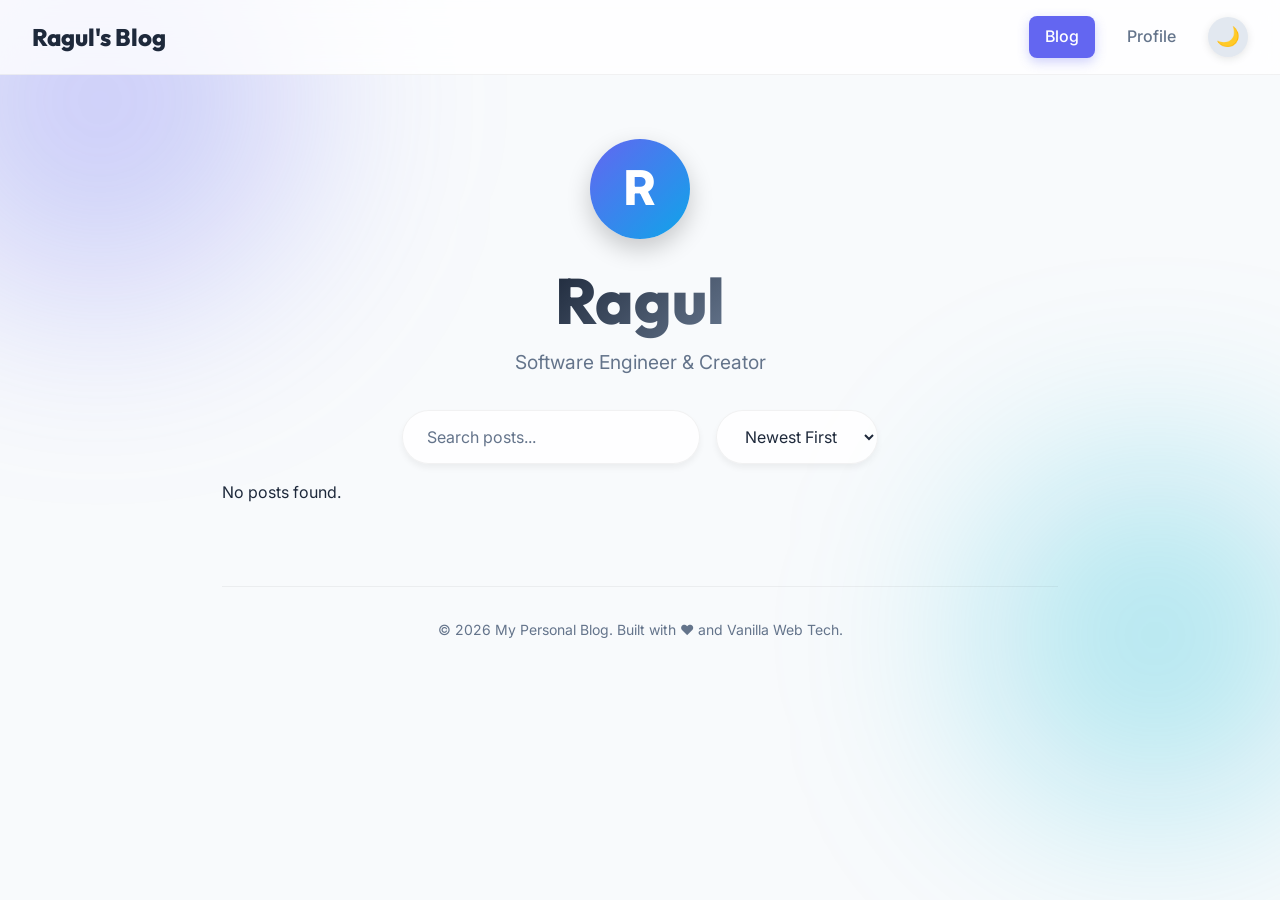
<file: index.html>
<!DOCTYPE html>
<html lang="en">
<head>
    <meta charset="UTF-8">
    <meta name="viewport" content="width=device-width, initial-scale=1.0">
    <title>My Personal Blog</title>
    <meta name="description" content="A personal blog containing my thoughts and tutorials.">
    <!-- Google Fonts for modern typography -->
    <link href="https://fonts.googleapis.com/css2?family=Outfit:wght@300;400;600;800&family=Inter:wght@400;500;700&display=swap" rel="stylesheet">
    <link rel="stylesheet" href="style.css">
</head>
<body>
    <!-- Top Navbar -->
    <nav class="top-navbar">
        <a href="index.html" class="navbar-brand">Ragul's Blog</a>
        <div class="navbar-links">
            <a href="index.html" class="nav-link active">Blog</a>
            <a href="profile.html" class="nav-link">Profile</a>
            <button id="theme-toggle" class="theme-toggle" aria-label="Toggle Theme">
                <span id="theme-icon">🌙</span>
            </button>
        </div>
    </nav>
    
    <!-- Abstract Background Elements -->
    <div class="bg-shape shape-1"></div>
    <div class="bg-shape shape-2"></div>

    <div class="container">
        <header class="hero-profile">
            <div class="hero-avatar">R</div>
            <h1 class="glow-text">Ragul</h1>
            <p class="subtitle">Software Engineer & Creator</p>
            <div class="controls-container">
                <input type="text" id="search-input" placeholder="Search posts..." aria-label="Search posts">
                <select id="sort-select" aria-label="Sort posts">
                    <option value="newest">Newest First</option>
                    <option value="oldest">Oldest First</option>
                </select>
            </div>
        </header>
        
        <main>
            <div id="posts-container" class="posts-grid">
                <!-- Posts will be injected here by script.js -->
                <div class="loader">Loading posts...</div>
            </div>
        </main>

        <footer>
            <p>&copy; <span id="year"></span> My Personal Blog. Built with ❤️ and Vanilla Web Tech.</p>
        </footer>
    </div>

    <script src="script.js"></script>
</body>
</html>
</file>
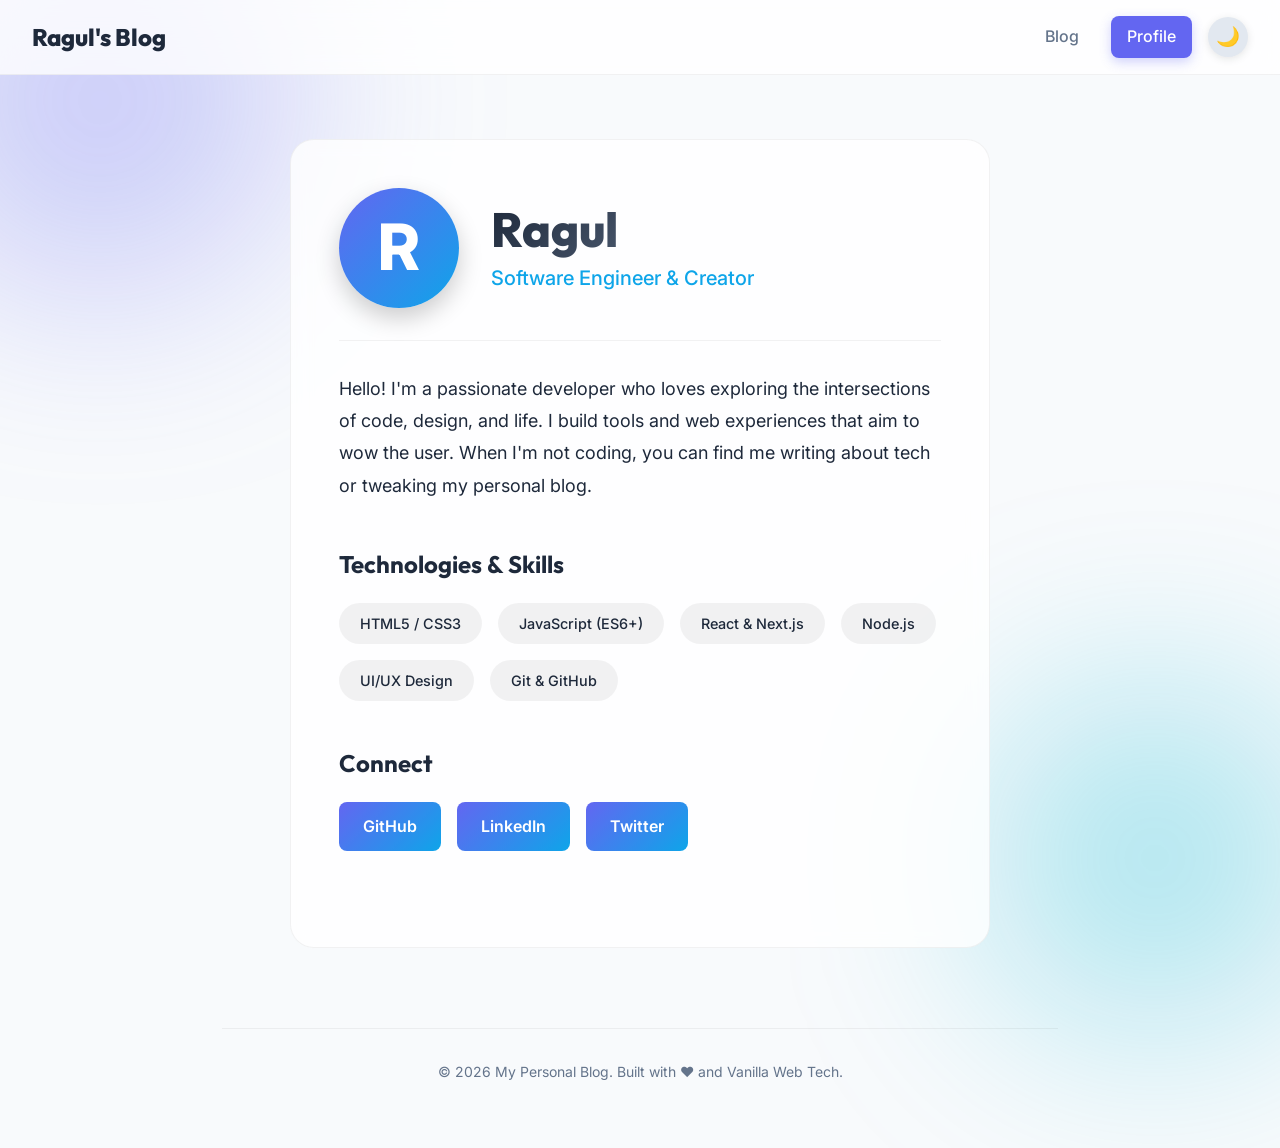
<file: profile.html>
<!DOCTYPE html>
<html lang="en">
<head>
    <meta charset="UTF-8">
    <meta name="viewport" content="width=device-width, initial-scale=1.0">
    <title>Profile - My Personal Blog</title>
    <!-- Google Fonts -->
    <link href="https://fonts.googleapis.com/css2?family=Outfit:wght@300;400;600;800&family=Inter:wght@400;500;700&display=swap" rel="stylesheet">
    <link rel="stylesheet" href="style.css">
</head>
<body>
    <!-- Top Navbar -->
    <nav class="top-navbar">
        <a href="index.html" class="navbar-brand">Ragul's Blog</a>
        <div class="navbar-links">
            <a href="index.html" class="nav-link">Blog</a>
            <a href="profile.html" class="nav-link active">Profile</a>
            <button id="theme-toggle" class="theme-toggle" aria-label="Toggle Theme">
                <span id="theme-icon">🌙</span>
            </button>
        </div>
    </nav>
    
    <!-- Abstract Background Elements -->
    <div class="bg-shape shape-1"></div>
    <div class="bg-shape shape-2"></div>

    <div class="container">
        
        <main class="profile-main">
            <div class="profile-card">
                <div class="profile-header">
                    <div class="avatar-container">
                        <!-- Placeholder AI Image/Gradient -->
                        <div class="avatar-placeholder">R</div>
                    </div>
                    <div class="profile-title">
                        <h1 class="glow-text">Ragul</h1>
                        <p class="subtitle">Software Engineer & Creator</p>
                    </div>
                </div>
                
                <div class="profile-bio">
                    <p>Hello! I'm a passionate developer who loves exploring the intersections of code, design, and life. I build tools and web experiences that aim to wow the user. When I'm not coding, you can find me writing about tech or tweaking my personal blog.</p>
                </div>
                
                <div class="profile-section">
                    <h3>Technologies & Skills</h3>
                    <div class="skills-container">
                        <span class="skill-tag">HTML5 / CSS3</span>
                        <span class="skill-tag">JavaScript (ES6+)</span>
                        <span class="skill-tag">React & Next.js</span>
                        <span class="skill-tag">Node.js</span>
                        <span class="skill-tag">UI/UX Design</span>
                        <span class="skill-tag">Git & GitHub</span>
                    </div>
                </div>

                <div class="profile-section">
                    <h3>Connect</h3>
                    <div class="social-links">
                        <a href="https://github.com" target="_blank" rel="noopener noreferrer" class="social-btn">GitHub</a>
                        <a href="https://linkedin.com" target="_blank" rel="noopener noreferrer" class="social-btn">LinkedIn</a>
                        <a href="https://twitter.com" target="_blank" rel="noopener noreferrer" class="social-btn">Twitter</a>
                    </div>
                </div>
            </div>
        </main>

        <footer>
            <p>&copy; <span id="year"></span> My Personal Blog. Built with ❤️ and Vanilla Web Tech.</p>
        </footer>
    </div>

    <script src="script.js"></script>
</body>
</html>
</file>
<file: style.css>
:root {
    --bg-main: #f8fafc;
    --card-bg: rgba(255, 255, 255, 0.8);
    --card-border: rgba(0, 0, 0, 0.05);
    --text-main: #1e293b;
    --text-muted: #64748b;
    --accent: #6366f1;
    --accent-glow: rgba(99, 102, 241, 0.3);
    --accent-secondary: #0ea5e9;
    --code-bg: rgba(0,0,0,0.05);
    --code-color: #ef4444;
    --pre-bg: #f1f5f9;
    --pre-text: #1e293b;
    --h1-gradient: linear-gradient(to right, #1e293b, #64748b);
    --glow-text-gradient: linear-gradient(135deg, #1e293b 0%, #64748b 100%);
    --toggle-bg: #e2e8f0;
    --toggle-color: #f59e0b;
}

[data-theme="dark"] {
    --bg-main: #0f1115;
    --card-bg: rgba(25, 28, 35, 0.6);
    --card-border: rgba(255, 255, 255, 0.05);
    --text-main: #e2e8f0;
    --text-muted: #94a3b8;
    --accent: #8b5cf6;
    --accent-glow: rgba(139, 92, 246, 0.5);
    --accent-secondary: #06b6d4;
    --code-bg: rgba(0,0,0,0.5);
    --code-color: #f87171;
    --pre-bg: #000;
    --pre-text: #e2e8f0;
    --h1-gradient: linear-gradient(to right, #fff, #cbd5e1);
    --glow-text-gradient: linear-gradient(135deg, #fff 0%, var(--text-muted) 100%);
    --toggle-bg: rgba(255, 255, 255, 0.1);
    --toggle-color: #facc15;
}

* {
    margin: 0;
    padding: 0;
    box-sizing: border-box;
}

body {
    background-color: var(--bg-main);
    color: var(--text-main);
    font-family: 'Inter', sans-serif;
    line-height: 1.6;
    min-height: 100vh;
    overflow-x: hidden;
    position: relative;
    transition: background-color 0.3s ease, color 0.3s ease;
}

/* Abstract Background Shapes for dynamic feel */
.bg-shape {
    position: absolute;
    border-radius: 50%;
    filter: blur(100px);
    z-index: -1;
    animation: float 20s infinite ease-in-out alternate;
}

.shape-1 {
    width: 400px;
    height: 400px;
    background: var(--accent-glow);
    top: -100px;
    left: -100px;
}

.shape-2 {
    width: 350px;
    height: 350px;
    background: rgba(6, 182, 212, 0.3);
    bottom: 10%;
    right: -50px;
    animation-delay: -5s;
}

@keyframes float {
    0% { transform: translate(0, 0) scale(1); }
    100% { transform: translate(50px, 50px) scale(1.1); }
}

.container {
    max-width: 900px;
    margin: 0 auto;
    padding: 4rem 2rem;
}

/* Typography */
h1, h2, h3, h4, h5, h6 {
    font-family: 'Outfit', sans-serif;
    line-height: 1.2;
    margin-bottom: 1rem;
    color: var(--text-main);
}

header {
    text-align: center;
    margin-bottom: 5rem;
}

.glow-text {
    font-size: 4rem;
    font-weight: 800;
    background: var(--glow-text-gradient);
    -webkit-background-clip: text;
    -webkit-text-fill-color: transparent;
    margin-bottom: 0.5rem;
}

.subtitle {
    font-size: 1.2rem;
    color: var(--text-muted);
}

/* Posts Grid - index.html */
.posts-grid {
    display: grid;
    grid-template-columns: repeat(auto-fit, minmax(300px, 1fr));
    gap: 2rem;
}

.post-card {
    background: var(--card-bg);
    border: 1px solid var(--card-border);
    border-radius: 16px;
    padding: 2rem;
    text-decoration: none;
    color: inherit;
    backdrop-filter: blur(10px);
    transition: all 0.3s cubic-bezier(0.4, 0, 0.2, 1);
    position: relative;
    overflow: hidden;
}

.post-card::before {
    content: '';
    position: absolute;
    top: 0; left: 0; right: 0; bottom: 0;
    border-radius: 16px;
    padding: 2px;
    background: linear-gradient(135deg, var(--accent), var(--accent-secondary));
    -webkit-mask: linear-gradient(#fff 0 0) content-box, linear-gradient(#fff 0 0);
    -webkit-mask-composite: xor;
    mask-composite: exclude;
    opacity: 0;
    transition: opacity 0.3s ease;
}

.post-card:hover {
    transform: translateY(-5px);
    box-shadow: 0 20px 40px rgba(0,0,0,0.4);
}

.post-card:hover::before {
    opacity: 1;
}

.post-date {
    font-size: 0.875rem;
    color: var(--accent-secondary);
    margin-bottom: 1rem;
    display: block;
    font-weight: 500;
}

.post-card h2 {
    font-size: 1.5rem;
    margin-bottom: 0.75rem;
}

.post-card p {
    color: var(--text-muted);
    font-size: 1rem;
}

/* Single Post View - post.html */
.top-nav {
    margin-bottom: 3rem;
}

.back-link {
    color: var(--text-muted);
    text-decoration: none;
    font-size: 1rem;
    transition: color 0.2s;
    display: inline-flex;
    align-items: center;
}

.back-link:hover {
    color: var(--accent);
}

.post-container {
    background: var(--card-bg);
    border: 1px solid var(--card-border);
    border-radius: 24px;
    padding: 3rem;
    backdrop-filter: blur(10px);
}

.post-header {
    margin-bottom: 3rem;
    border-bottom: 1px solid var(--card-border);
    padding-bottom: 2rem;
}

.post-header h1 {
    font-size: 3rem;
    background: var(--h1-gradient);
    -webkit-background-clip: text;
    -webkit-text-fill-color: transparent;
}

.markdown-body {
    font-size: 1.125rem;
}

.markdown-body h2 {
    margin-top: 2.5rem;
    color: var(--text-main);
    font-size: 2rem;
}

.markdown-body h3 {
    margin-top: 2rem;
    font-size: 1.5rem;
}

.markdown-body p {
    margin-bottom: 1.5rem;
}

.markdown-body a {
    color: var(--accent-secondary);
    text-decoration: none;
    border-bottom: 1px solid transparent;
    transition: border-color 0.2s;
}

.markdown-body a:hover {
    border-color: var(--accent-secondary);
}

.markdown-body code {
    background: var(--code-bg);
    padding: 0.2rem 0.4rem;
    border-radius: 6px;
    font-family: monospace;
    font-size: 0.9em;
    color: var(--code-color);
}

.markdown-body pre {
    background: var(--pre-bg);
    padding: 1.5rem;
    border-radius: 12px;
    overflow-x: auto;
    margin-bottom: 1.5rem;
    border: 1px solid var(--card-border);
}

.markdown-body pre code {
    background: transparent;
    padding: 0;
    color: var(--pre-text);
}

.markdown-body ul, .markdown-body ol {
    margin-bottom: 1.5rem;
    padding-left: 1.5rem;
}

.markdown-body li {
    margin-bottom: 0.5rem;
}

.loader {
    text-align: center;
    color: var(--text-muted);
    font-size: 1.2rem;
    padding: 2rem;
    animation: pulse 1.5s infinite;
}

@keyframes pulse {
    0%, 100% { opacity: 0.5; }
    50% { opacity: 1; }
}

footer {
    text-align: center;
    margin-top: 5rem;
    padding-top: 2rem;
    border-top: 1px solid var(--card-border);
    color: var(--text-muted);
    font-size: 0.875rem;
}

@media (max-width: 768px) {
    .glow-text { font-size: 3rem; }
    .post-container { padding: 1.5rem; }
    .post-header h1 { font-size: 2rem; }
}

/* Theme Toggle */
.theme-toggle {
    background: var(--toggle-bg);
    border: none;
    border-radius: 50%;
    width: 40px;
    height: 40px;
    display: flex;
    align-items: center;
    justify-content: center;
    cursor: pointer;
    font-size: 1.2rem;
    color: var(--toggle-color);
    box-shadow: 0 2px 8px rgba(0,0,0,0.1);
    transition: transform 0.3s ease, background 0.3s ease, color 0.3s ease, box-shadow 0.3s ease;
}

.theme-toggle:hover {
    transform: translateY(-2px);
    box-shadow: 0 4px 12px rgba(0,0,0,0.15);
}

/* Controls (Search & Sort) */
.controls-container {
    margin-top: 2rem;
    max-width: 600px;
    margin-left: auto;
    margin-right: auto;
    display: flex;
    gap: 1rem;
}

#search-input {
    flex-grow: 1;
    width: 100%;
    padding: 1rem 1.5rem;
    border-radius: 50px;
    border: 1px solid var(--card-border);
    background: var(--card-bg);
    color: var(--text-main);
    font-family: inherit;
    font-size: 1rem;
    outline: none;
    box-shadow: 0 4px 6px rgba(0,0,0,0.05);
    transition: all 0.3s ease;
}

#search-input::placeholder {
    color: var(--text-muted);
}

#search-input:focus, #sort-select:focus {
    border-color: var(--accent);
    box-shadow: 0 0 0 3px var(--accent-glow);
}

#sort-select {
    padding: 0 1.5rem;
    border-radius: 50px;
    border: 1px solid var(--card-border);
    background: var(--card-bg);
    color: var(--text-main);
    font-family: inherit;
    font-size: 1rem;
    outline: none;
    box-shadow: 0 4px 6px rgba(0,0,0,0.05);
    transition: all 0.3s ease;
    cursor: pointer;
}

/* Top Navbar */
.top-navbar {
    position: sticky;
    top: 0;
    left: 0;
    width: 100%;
    padding: 1rem 2rem;
    background: var(--card-bg);
    backdrop-filter: blur(15px);
    border-bottom: 1px solid var(--card-border);
    display: flex;
    justify-content: space-between;
    align-items: center;
    z-index: 1000;
}

.navbar-brand {
    font-family: 'Outfit', sans-serif;
    font-weight: 800;
    font-size: 1.5rem;
    color: var(--text-main);
    text-decoration: none;
}

.navbar-links {
    display: flex;
    gap: 1rem;
    align-items: center;
}

.nav-link {
    color: var(--text-muted);
    text-decoration: none;
    font-size: 1rem;
    font-weight: 500;
    padding: 0.5rem 1rem;
    border-radius: 8px;
    transition: all 0.3s ease;
}

.nav-link:hover {
    color: var(--text-main);
    background: var(--card-border);
}

.nav-link.active {
    color: #fff;
    background: var(--accent);
    box-shadow: 0 4px 12px var(--accent-glow);
}

/* Landing Page Hero Profile */
.hero-profile {
    display: flex;
    flex-direction: column;
    align-items: center;
    text-align: center;
    margin-bottom: 1rem;
}

.hero-avatar {
    width: 100px;
    height: 100px;
    border-radius: 50%;
    background: linear-gradient(135deg, var(--accent), var(--accent-secondary));
    display: flex;
    align-items: center;
    justify-content: center;
    font-size: 3rem;
    color: #fff;
    font-weight: 800;
    box-shadow: 0 10px 25px rgba(0,0,0,0.2);
    margin-bottom: 1.5rem;
}

/* Profile Page */
.profile-main {
    display: flex;
    justify-content: center;
}

.profile-card {
    background: var(--card-bg);
    border: 1px solid var(--card-border);
    border-radius: 24px;
    padding: 3rem;
    backdrop-filter: blur(10px);
    max-width: 700px;
    width: 100%;
}

.profile-header {
    display: flex;
    align-items: center;
    gap: 2rem;
    margin-bottom: 2rem;
    border-bottom: 1px solid var(--card-border);
    padding-bottom: 2rem;
}

.avatar-container {
    flex-shrink: 0;
}

.avatar-placeholder {
    width: 120px;
    height: 120px;
    border-radius: 50%;
    background: linear-gradient(135deg, var(--accent), var(--accent-secondary));
    display: flex;
    align-items: center;
    justify-content: center;
    font-size: 4rem;
    color: #fff;
    font-weight: 800;
    box-shadow: 0 10px 25px rgba(0,0,0,0.2);
    transition: transform 0.4s cubic-bezier(0.4, 0, 0.2, 1);
}

.avatar-placeholder:hover {
    transform: scale(1.05) rotate(5deg);
}

.profile-title h1 {
    font-size: 3rem;
    margin-bottom: 0.25rem;
}

.profile-title p {
    font-size: 1.25rem;
    color: var(--accent-secondary);
    font-weight: 500;
}

.profile-bio {
    font-size: 1.125rem;
    line-height: 1.8;
    margin-bottom: 3rem;
}

.profile-section {
    margin-bottom: 3rem;
}

.profile-section h3 {
    font-size: 1.5rem;
    margin-bottom: 1.5rem;
    color: var(--text-main);
}

.skills-container {
    display: flex;
    flex-wrap: wrap;
    gap: 1rem;
}

.skill-tag {
    background: var(--card-border);
    color: var(--text-main);
    padding: 0.5rem 1.25rem;
    border-radius: 50px;
    font-size: 0.9rem;
    font-weight: 500;
    transition: all 0.3s ease;
    border: 1px solid transparent;
}

.skill-tag:hover {
    background: transparent;
    border-color: var(--accent);
    color: var(--accent);
    box-shadow: 0 0 15px var(--accent-glow);
}

.social-links {
    display: flex;
    gap: 1rem;
}

.social-btn {
    text-decoration: none;
    color: #fff;
    background: linear-gradient(135deg, var(--accent), var(--accent-secondary));
    padding: 0.75rem 1.5rem;
    border-radius: 8px;
    font-weight: 600;
    transition: transform 0.2s, box-shadow 0.2s;
}

.social-btn:hover {
    transform: translateY(-2px);
    box-shadow: 0 8px 20px var(--accent-glow);
}

@media (max-width: 768px) {
    .profile-header {
        flex-direction: column;
        text-align: center;
    }
    .profile-title h1 {
        font-size: 2.5rem;
    }
    .social-links {
        flex-direction: column;
    }
    .social-btn {
        text-align: center;
    }
}

/* Editor Page */
.editor-main {
    display: flex;
    justify-content: center;
}

.editor-card {
    background: var(--card-bg);
    border: 1px solid var(--card-border);
    border-radius: 24px;
    padding: 3rem;
    backdrop-filter: blur(10px);
    width: 100%;
}

.form-group {
    margin-bottom: 1.5rem;
}

.form-group label {
    display: block;
    font-weight: 600;
    margin-bottom: 0.5rem;
    color: var(--text-main);
}

.form-control {
    width: 100%;
    padding: 1rem 1.5rem;
    border-radius: 12px;
    border: 1px solid var(--card-border);
    background: rgba(0, 0, 0, 0.1);
    color: var(--text-main);
    font-family: inherit;
    font-size: 1rem;
    outline: none;
    transition: all 0.3s ease;
}

.form-control:focus {
    border-color: var(--accent);
    box-shadow: 0 0 0 3px var(--accent-glow);
}

.primary-btn {
    display: block;
    width: 100%;
    padding: 1rem;
    border: none;
    border-radius: 12px;
    background: linear-gradient(135deg, var(--accent), var(--accent-secondary));
    color: #fff;
    font-size: 1.125rem;
    font-weight: 700;
    cursor: pointer;
    transition: transform 0.2s, box-shadow 0.2s;
    margin-top: 2rem;
}

.primary-btn:hover {
    transform: translateY(-2px);
    box-shadow: 0 8px 20px var(--accent-glow);
}

/* EasyMDE Overrides for Dark/Light Theme */
.editor-toolbar {
    border-color: var(--card-border) !important;
    background: var(--card-bg) !important;
    opacity: 1 !important;
    border-radius: 12px 12px 0 0 !important;
}

.editor-toolbar button {
    color: var(--text-main) !important;
}
.editor-toolbar button.active, .editor-toolbar button:hover {
    background: var(--card-border) !important;
    border-color: transparent !important;
}

.CodeMirror {
    border-color: var(--card-border) !important;
    background: rgba(0, 0, 0, 0.1) !important;
    color: var(--text-main) !important;
    border-radius: 0 0 12px 12px !important;
    font-family: inherit !important;
}

.editor-statusbar {
    color: var(--text-muted) !important;
}

/* JSON Output styling */
.output-section pre {
    background: var(--pre-bg);
    padding: 1.5rem;
    border-radius: 12px;
    overflow-x: auto;
    border: 1px solid var(--card-border);
    color: var(--pre-text);
}

.copy-btn {
    position: absolute;
    top: 1rem;
    right: 1rem;
    background: var(--card-border);
    color: var(--text-main);
    border: 1px solid var(--card-border);
    padding: 0.5rem 1rem;
    border-radius: 6px;
    cursor: pointer;
    font-size: 0.875rem;
    transition: all 0.2s;
}

.copy-btn:hover {
    background: var(--accent);
    color: #fff;
}
</file>
